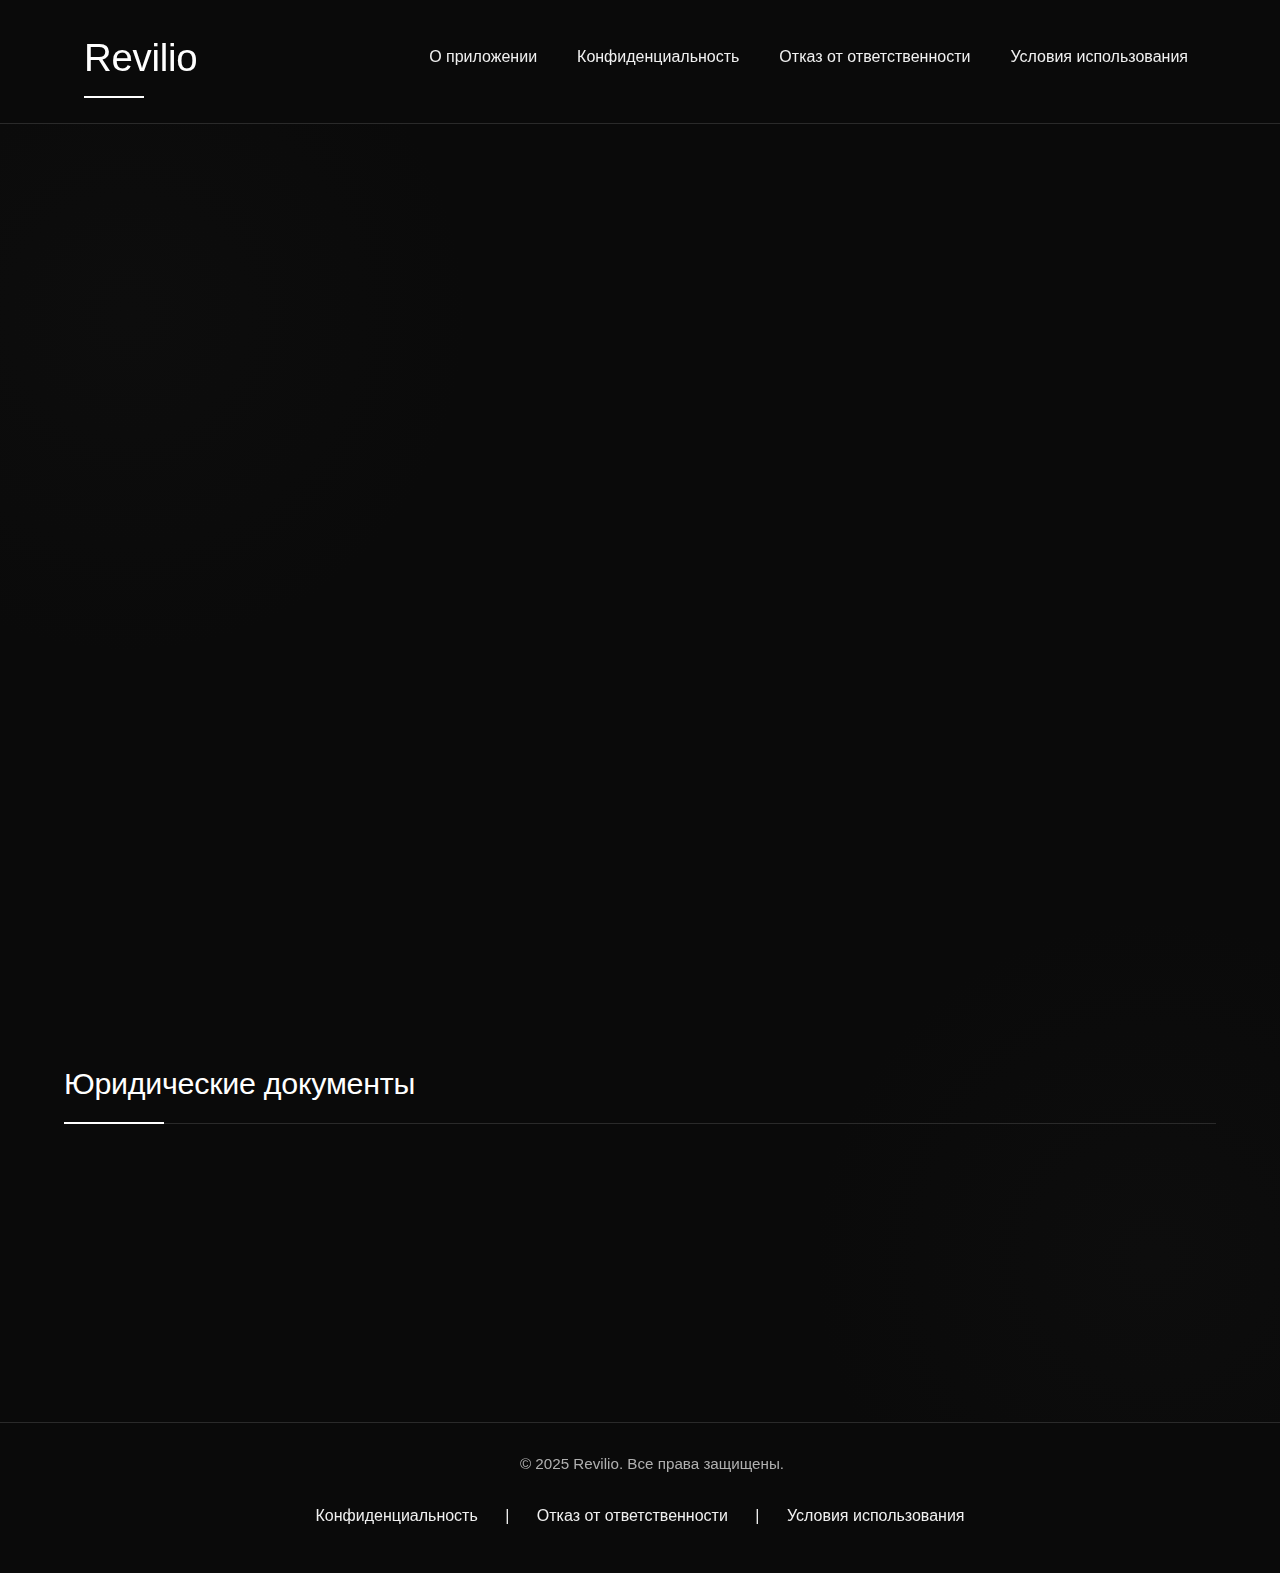
<file: index.html>
<!DOCTYPE html>
<html lang="ru">
<head>
    <meta charset="UTF-8">
    <meta name="viewport" content="width=device-width, initial-scale=1.0">
    <title>Revilio - Главная</title>
    <link rel="stylesheet" href="css/style.css">
    <script>
        document.addEventListener('DOMContentLoaded', function() {
            window.location.href = 'revilio/';
        });
    </script>
</head>
<body>
    <header>
        <div class="container">
            <h1>Revilio</h1>
        </div>
    </header>
    
    <main class="container">
        <section class="redirect-notice">
            <p>Вы будете перенаправлены на раздел Revilio...</p>
            <p><a href="revilio/">Перейти сейчас</a></p>
        </section>
    </main>
    
    <footer>
        <div class="container">
            <p>&copy; 2025 Revilio. Все права защищены.</p>
        </div>
    </footer>
</body>
</html>
</file>
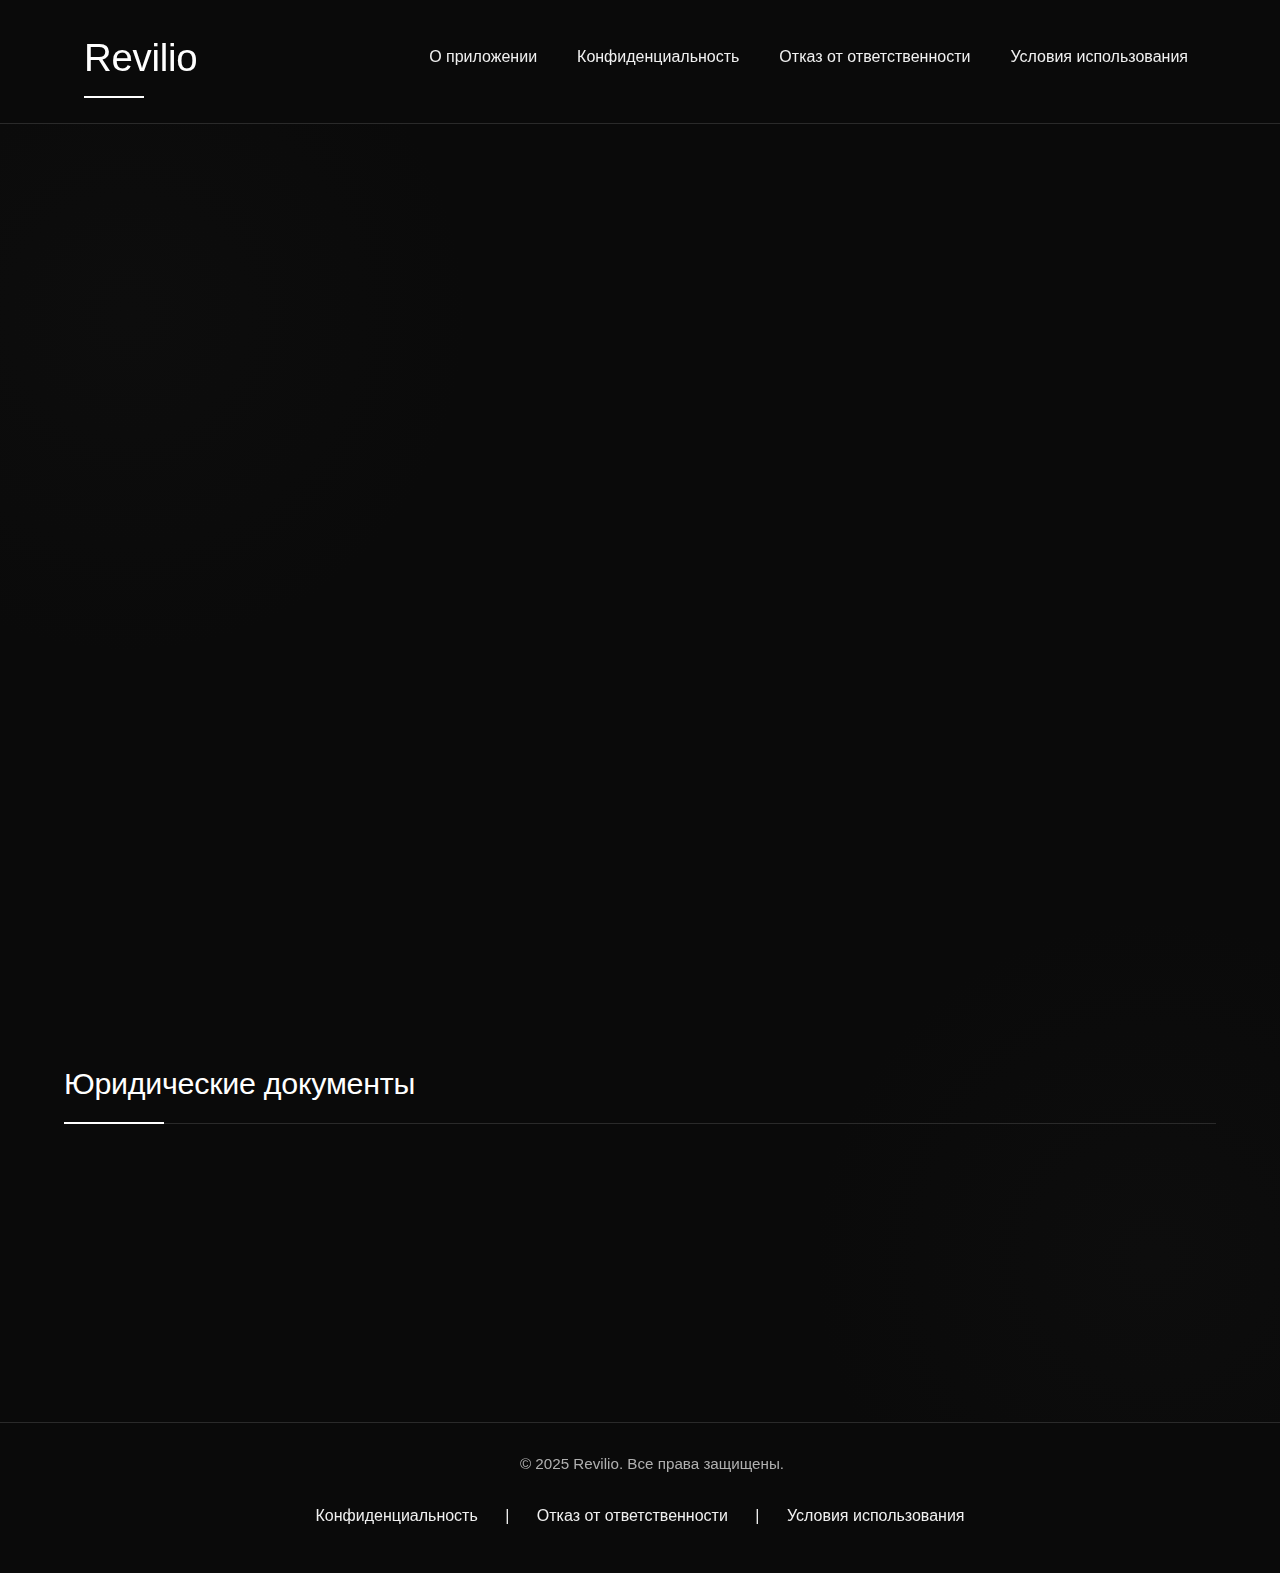
<file: Revilio/index.html>
<!DOCTYPE html>
<html lang="ru">
<head>
    <meta charset="UTF-8">
    <meta name="viewport" content="width=device-width, initial-scale=1.0">
    <title>Revilio - Помощь слабовидящим</title>
    <link rel="stylesheet" href="../css/style.css">
</head>
<body>
    <header>
        <div class="container">
            <h1>Revilio</h1>
            <nav>
                <ul>
                    <li><a href="#about">О приложении</a></li>
                    <li><a href="../privacy-policy.html">Конфиденциальность</a></li>
                    <li><a href="../disclaimer.html">Отказ от ответственности</a></li>
                    <li><a href="../terms-of-use.html">Условия использования</a></li>
                </ul>
            </nav>
        </div>
    </header>
    
    <main class="container">
        <section id="about" class="card">
            <h2>Помощь слабовидящим людям</h2>
            <p>Revilio - инновационное приложение, разработанное для улучшения качества жизни людей с нарушениями зрения. Наша технология помогает распознавать объекты, текст и окружение в режиме реального времени.</p>
            
            <div class="placeholder">
                <h3>Основные функции</h3>
                <p>[Описание функций будет здесь]</p>
                <p>[Скриншоты интерфейса]</p>
            </div>
        </section>
        
        <section class="card">
            <h2>Технологии</h2>
            <p>Используя передовые алгоритмы компьютерного зрения и машинного обучения, Revilio предоставляет:</p>
            <ul>
                <li>Аудио-описание окружающего пространства</li>
                <li>Распознавание текста и документов</li>
                <li>Навигационную помощь</li>
                <li>Распознавание лиц и объектов</li>
            </ul>
        </section>
        
        <section class="doc-links">
            <h2>Юридические документы</h2>
            <div class="links-container">
                <a href="../privacy-policy.html" class="doc-card">
                    <h3>Политика конфиденциальности</h3>
                    <p>Как мы защищаем ваши данные</p>
                </a>
                
                <a href="../disclaimer.html" class="doc-card">
                    <h3>Отказ от ответственности</h3>
                    <p>Правовые условия использования</p>
                </a>
                
                <a href="../terms-of-use.html" class="doc-card">
                    <h3>Условия использования</h3>
                    <p>Правила работы с приложением</p>
                </a>
            </div>
        </section>
    </main>
    
    <footer>
        <div class="container">
            <p>&copy; 2025 Revilio. Все права защищены.</p>
            <nav>
                <a href="../privacy-policy.html">Конфиденциальность</a> |
                <a href="../disclaimer.html">Отказ от ответственности</a> |
                <a href="../terms-of-use.html">Условия использования</a>
            </nav>
        </div>
    </footer>
</body>
</html>
</file>
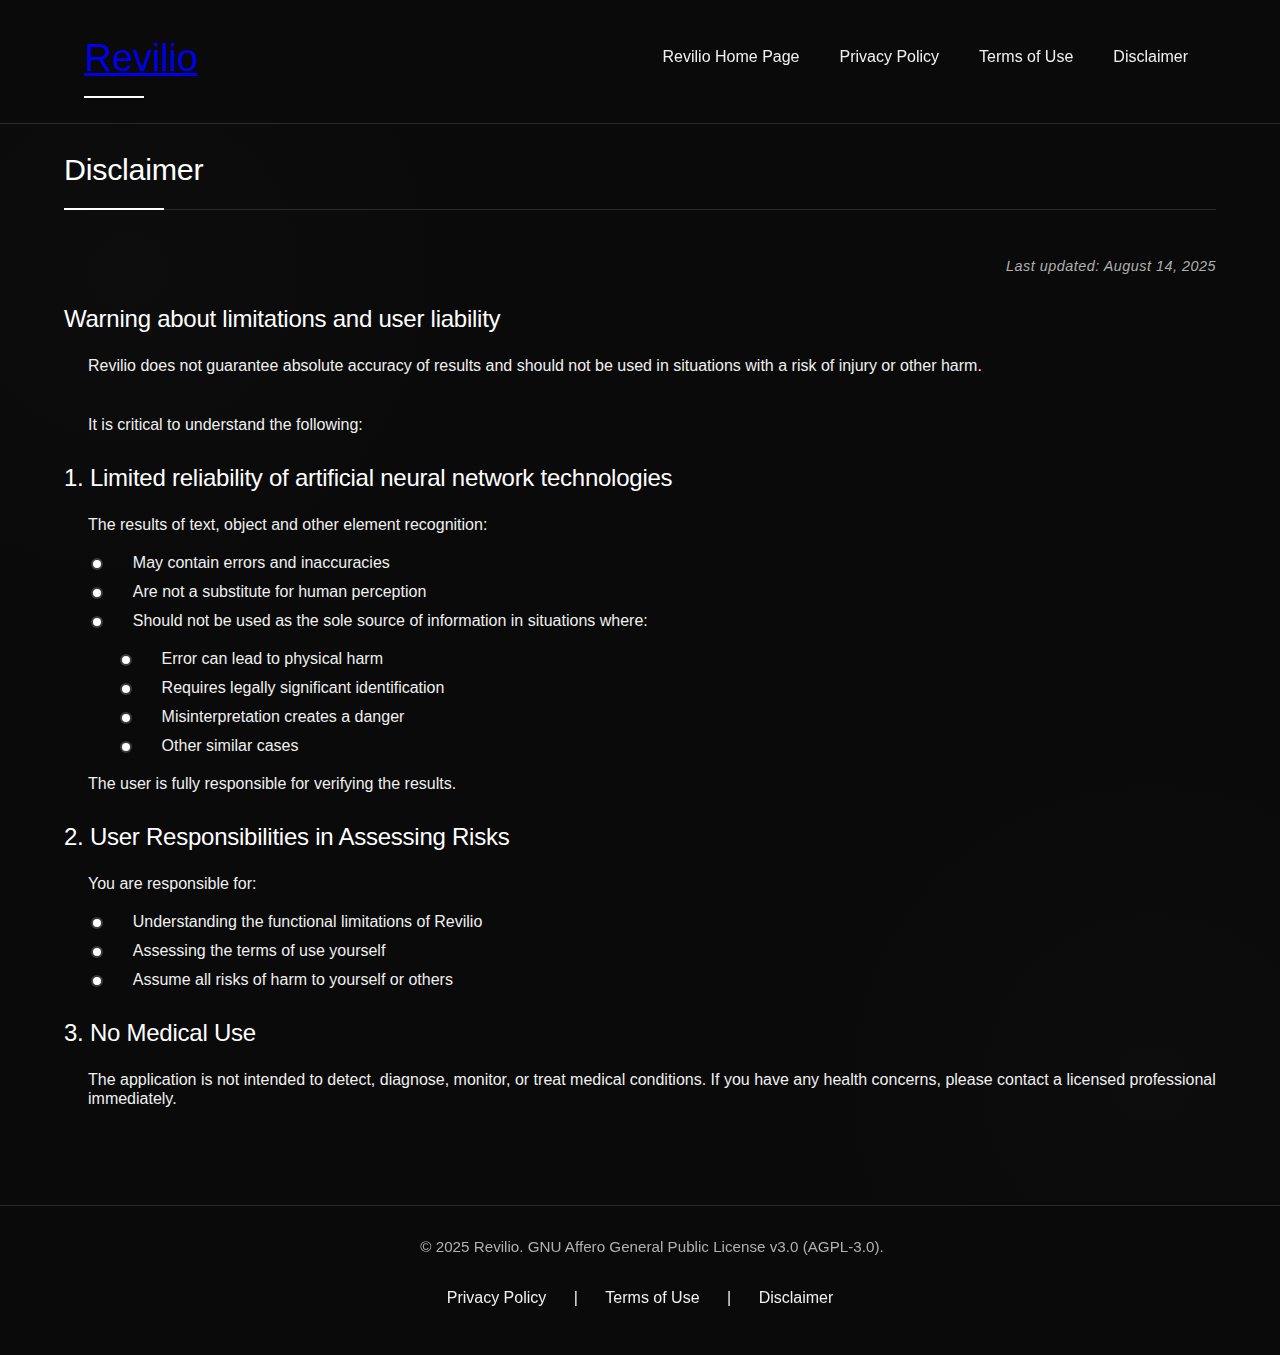
<file: revilio/disclaimer.html>
<!DOCTYPE html>
<html lang="en">
<head>
    <meta charset="UTF-8">
    <meta name="viewport" content="width=device-width, initial-scale=1.0">
    <title>Disclaimer - Revilio</title>
    <link rel="stylesheet" href="../css/style.css">
</head>
<body>
    <header>
        <div class="container">
            <h1><a href="revilio/">Revilio</a></h1>
            <nav>
                <ul>
                    <li><a href="../">Revilio Home Page</a></li>
                    <li><a href="privacy-policy.html">Privacy Policy</a></li>
                    <li><a href="terms-of-use.html">Terms of Use</a></li>
                    <li><a href="disclaimer.html">Disclaimer</a></li>
                </ul>
            </nav>
        </div>
    </header>
    
    <main class="container">
        <h2>Disclaimer</h2>

        <p class="update-date">Last updated: August 14, 2025</p>

        <section>
            <h3>Warning about limitations and user liability</h3>
            <p>Revilio does not guarantee absolute accuracy of results and should not be used in situations with a risk of injury or other harm.</p>
            <br>
            <p>It is critical to understand the following:</p>
        </section>
        
        <section>
            <h3>1. Limited reliability of artificial neural network technologies</h3>
            <p>The results of text, object and other element recognition:</p>
            <ul>
                <li>May contain errors and inaccuracies</li>
                <li>Are not a substitute for human perception</li>
                <li>Should not be used as the sole source of information in situations where:</li>
                <ul>
                    <li>Error can lead to physical harm</li>
                    <li>Requires legally significant identification</li>
                    <li>Misinterpretation creates a danger</li>
                    <li>Other similar cases</li>
                </ul>
            </ul>
            <p>The user is fully responsible for verifying the results.</p>
        </section>
        
        <section>
            <h3>2. User Responsibilities in Assessing Risks</h3>
            <p>You are responsible for:</p>
            <ul>
                <li>Understanding the functional limitations of Revilio</li>
                <li>Assessing the terms of use yourself</li>
                <li>Assume all risks of harm to yourself or others</li>
            </ul>
        </section>
        
        <section>
            <h3>3. No Medical Use</h3>
            <p>The application is not intended to detect, diagnose, monitor, or treat medical conditions. If you have any health concerns, please contact a licensed professional immediately.</p>
        </section>
    </main>
    
    <footer>
        <div class="container">
            <p>&copy; 2025 Revilio. GNU Affero General Public License v3.0 (AGPL-3.0).</p>
            <nav>
                <a href="privacy-policy.html">Privacy Policy</a> |
                <a href="terms-of-use.html">Terms of Use</a> |
                <a href="disclaimer.html">Disclaimer</a>
            </nav>
        </div>
    </footer>
</body>
</html>
</file>
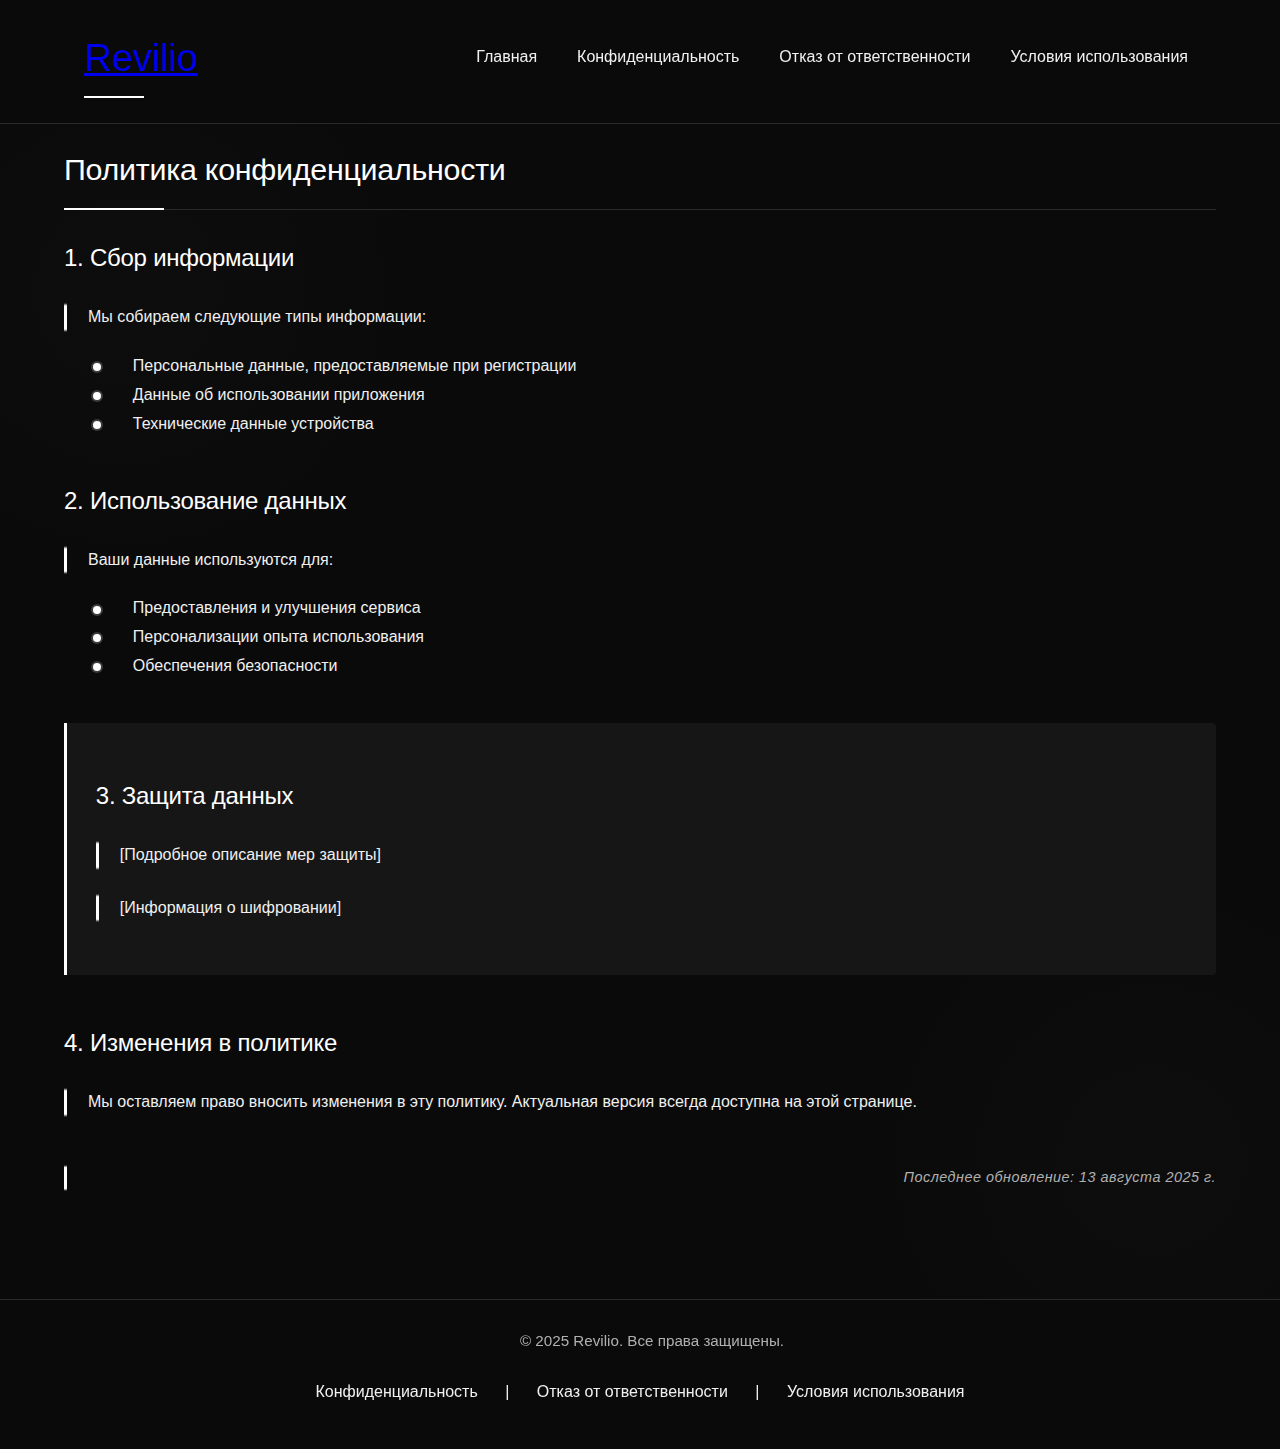
<file: Revilio/privacy-policy.html>
<!DOCTYPE html>
<html lang="ru">
<head>
    <meta charset="UTF-8">
    <meta name="viewport" content="width=device-width, initial-scale=1.0">
    <title>Политика конфиденциальности - Revilio</title>
    <link rel="stylesheet" href="../css/style.css">
</head>
<body>
    <header>
        <div class="container">
            <h1><a href="revilio/">Revilio</a></h1>
            <nav>
                <ul>
                    <li><a href="revilio/">Главная</a></li>
                    <li><a href="privacy-policy.html">Конфиденциальность</a></li>
                    <li><a href="disclaimer.html">Отказ от ответственности</a></li>
                    <li><a href="terms-of-use.html">Условия использования</a></li>
                </ul>
            </nav>
        </div>
    </header>
    
    <main class="container">
        <article class="doc-content">
            <h2>Политика конфиденциальности</h2>
            
            <section>
                <h3>1. Сбор информации</h3>
                <p>Мы собираем следующие типы информации:</p>
                <ul>
                    <li>Персональные данные, предоставляемые при регистрации</li>
                    <li>Данные об использовании приложения</li>
                    <li>Технические данные устройства</li>
                </ul>
            </section>
            
            <section>
                <h3>2. Использование данных</h3>
                <p>Ваши данные используются для:</p>
                <ul>
                    <li>Предоставления и улучшения сервиса</li>
                    <li>Персонализации опыта использования</li>
                    <li>Обеспечения безопасности</li>
                </ul>
            </section>
            
            <section class="placeholder">
                <h3>3. Защита данных</h3>
                <p>[Подробное описание мер защиты]</p>
                <p>[Информация о шифровании]</p>
            </section>
            
            <section>
                <h3>4. Изменения в политике</h3>
                <p>Мы оставляем право вносить изменения в эту политику. Актуальная версия всегда доступна на этой странице.</p>
            </section>
            
            <p class="update-date">Последнее обновление: 13 августа 2025 г.</p>
        </article>
    </main>
    
    <footer>
        <div class="container">
            <p>&copy; 2025 Revilio. Все права защищены.</p>
            <nav>
                <a href="privacy-policy.html">Конфиденциальность</a> |
                <a href="disclaimer.html">Отказ от ответственности</a> |
                <a href="terms-of-use.html">Условия использования</a>
            </nav>
        </div>
    </footer>
</body>
</html>
</file>
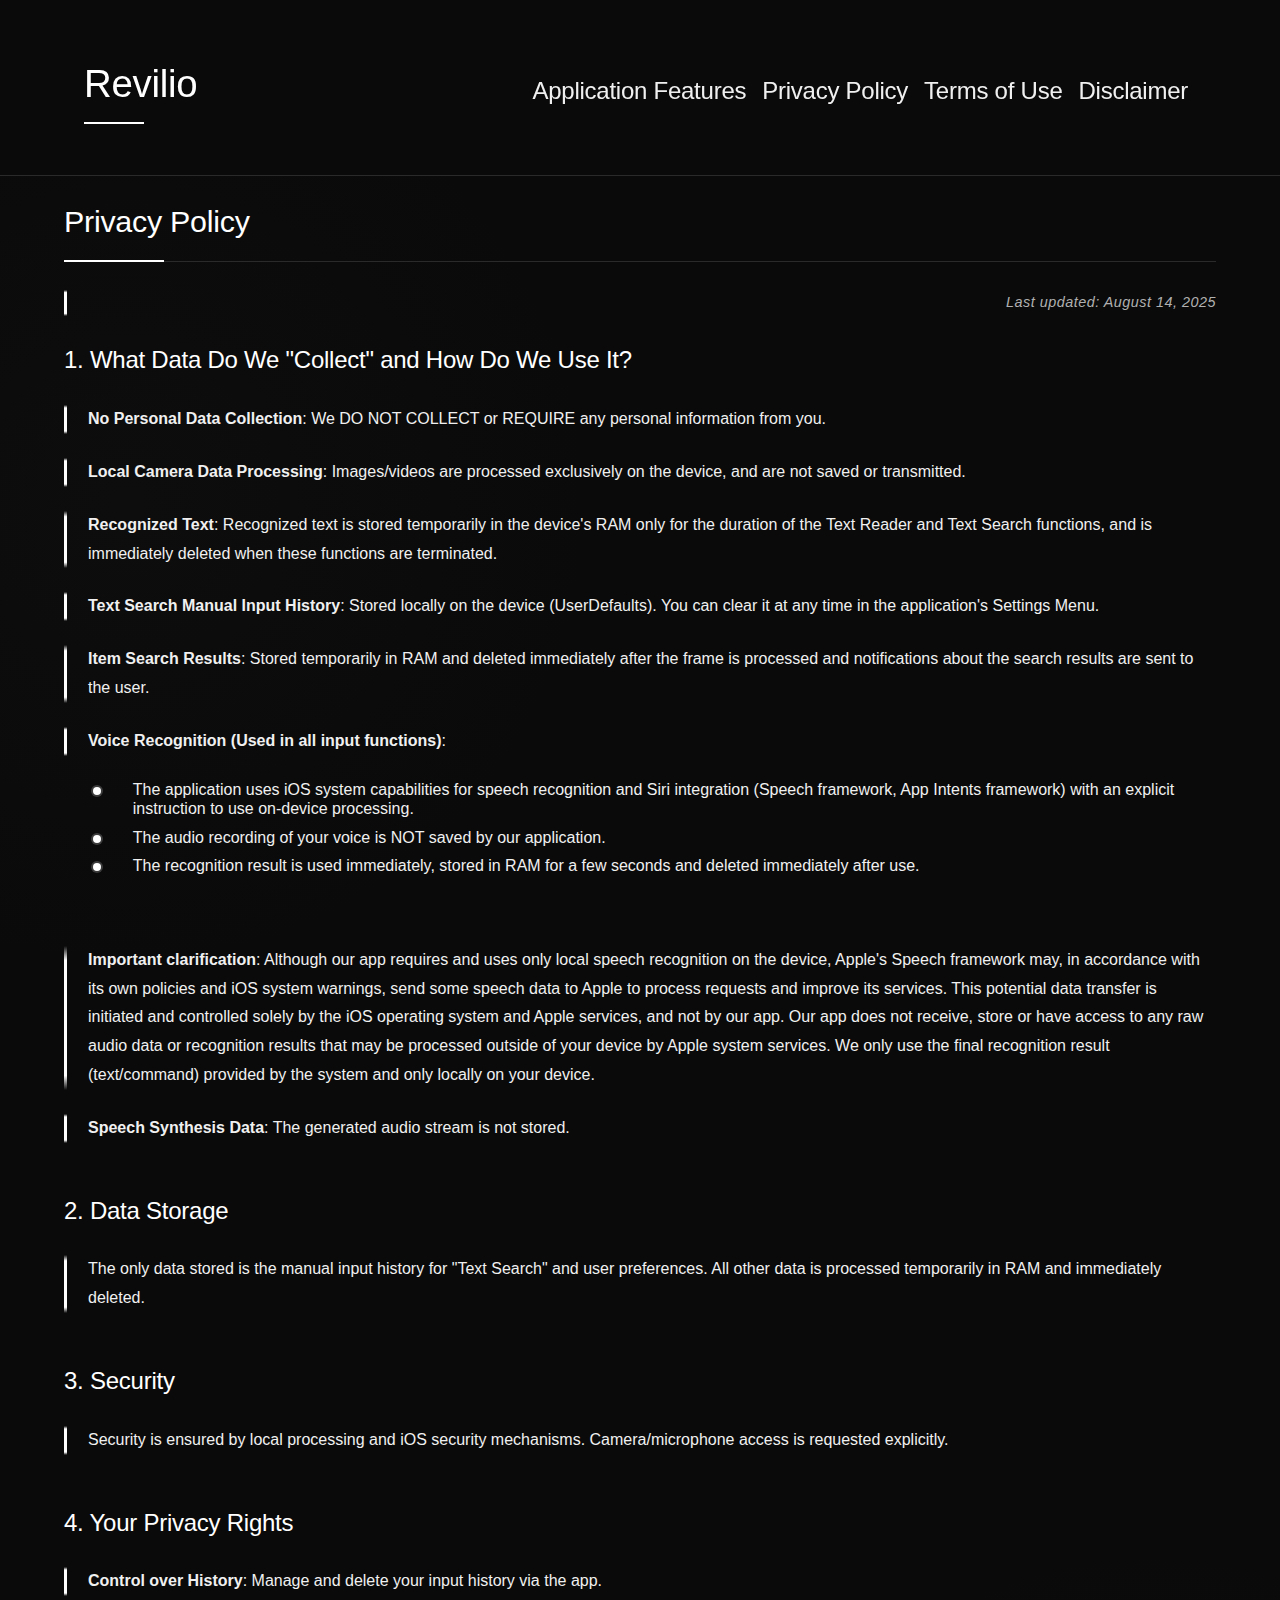
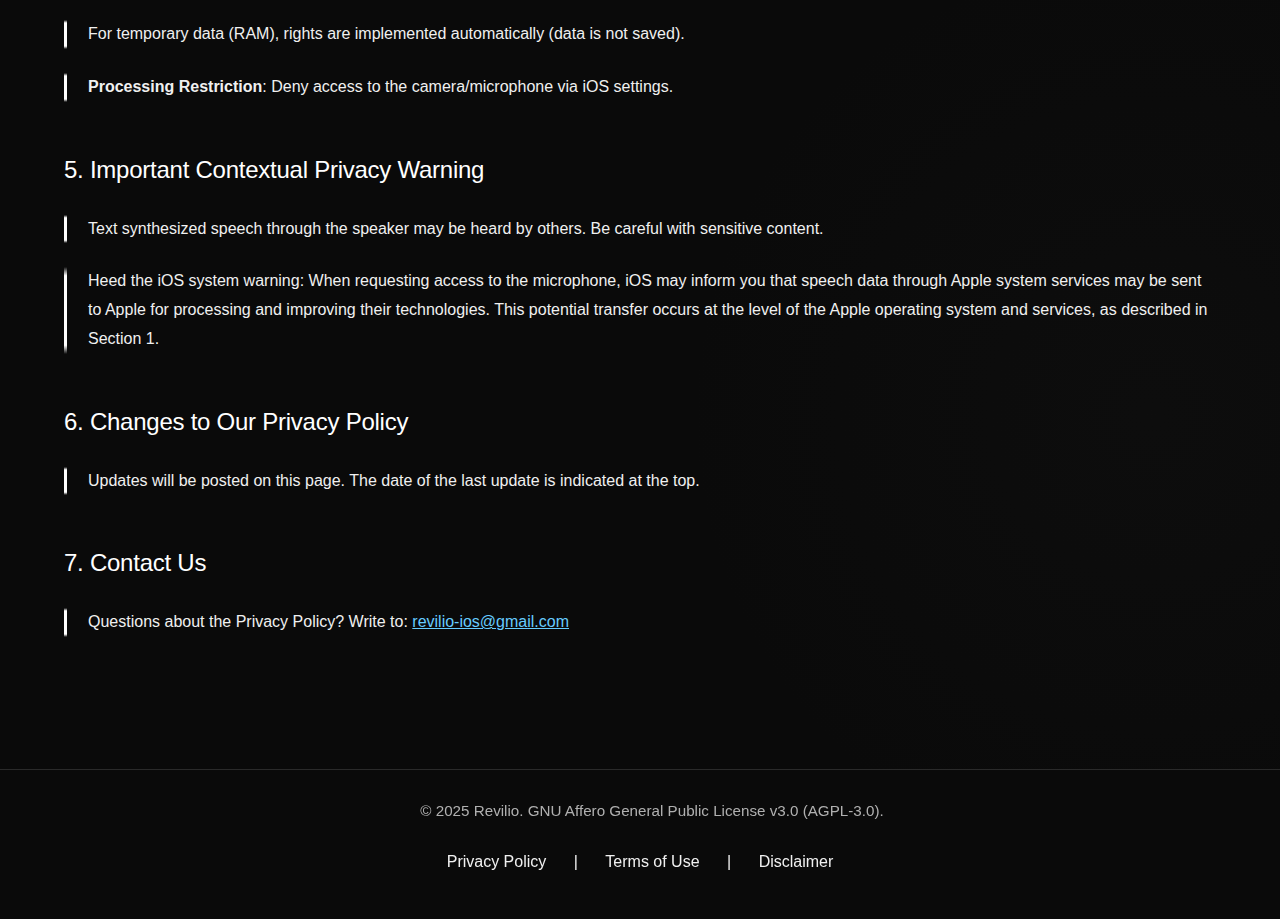
<file: revilio/privacy-policy.html>
<!DOCTYPE html>
<html lang="en">
<head>
    <meta charset="UTF-8">
    <meta name="viewport" content="width=device-width, initial-scale=1.0">
    <title>Privacy Policy - Revilio</title>
    <link rel="stylesheet" href="../css/style.css">
</head>
<body>
    <header>
        <div class="container">
            <h1>Revilio</h1>
            <nav>
                <ul>
                    <h3><a href="/revilio/#features">Application Features</a></h3>
                    <h3><a href="/revilio/privacy-policy.html">Privacy Policy</a></h3>
                    <h3><a href="/revilio/terms-of-use.html">Terms of Use</a></h3>
                    <h3><a href="/revilio/disclaimer.html">Disclaimer</a></h3>
                </ul>
            </nav>
        </div>
    </header>
    
    <main class="container">
        <article class="doc-content">
            <h2>Privacy Policy</h2>

            <p class="update-date">Last updated: August 14, 2025</p>

            <section>
                <h3>1. What Data Do We "Collect" and How Do We Use It?</h3>

                <p><strong>No Personal Data Collection</strong>: We DO NOT COLLECT or REQUIRE any personal information from you.</p>
                <p><strong>Local Camera Data Processing</strong>: Images/videos are processed exclusively on the device, and are not saved or transmitted.</p>
                <p><strong>Recognized Text</strong>: Recognized text is stored temporarily in the device's RAM only for the duration of the Text Reader and Text Search functions, and is immediately deleted when these functions are terminated.</p>
                <p><strong>Text Search Manual Input History</strong>: Stored locally on the device (UserDefaults). You can clear it at any time in the application's Settings Menu.</p>
                <p><strong>Item Search Results</strong>: Stored temporarily in RAM and deleted immediately after the frame is processed and notifications about the search results are sent to the user.</p>                
                <p><strong>Voice Recognition (Used in all input functions)</strong>:</p>
                <ul>
                    <li>The application uses iOS system capabilities for speech recognition and Siri integration (Speech framework, App Intents framework) with an explicit instruction to use on-device processing.</li>
                    <li>The audio recording of your voice is NOT saved by our application.</li>
                    <li>The recognition result is used immediately, stored in RAM for a few seconds and deleted immediately after use.</li>
                </ul>
                <br>
                
                <p><strong>Important clarification</strong>: Although our app requires and uses only local speech recognition on the device, Apple's Speech framework may, in accordance with its own policies and iOS system warnings, send some speech data to Apple to process requests and improve its services. This potential data transfer is initiated and controlled solely by the iOS operating system and Apple services, and not by our app. Our app does not receive, store or have access to any raw audio data or recognition results that may be processed outside of your device by Apple system services. We only use the final recognition result (text/command) provided by the system and only locally on your device.</p>
                <p><strong>Speech Synthesis Data</strong>: The generated audio stream is not stored.</p>
            </section>
            
            <section>
                <h3>2. Data Storage</h3>
                <p>The only data stored is the manual input history for "Text Search" and user preferences. All other data is processed temporarily in RAM and immediately deleted.</p>
            </section>
            
            <section>
                <h3>3. Security</h3>
                <p>Security is ensured by local processing and iOS security mechanisms. Camera/microphone access is requested explicitly.</p>
            </section>
            
            <section>
                <h3>4. Your Privacy Rights</h3>
                <p><strong>Control over History</strong>: Manage and delete your input history via the app.</p>
                <p>For temporary data (RAM), rights are implemented automatically (data is not saved).</p>
                <p><strong>Processing Restriction</strong>: Deny access to the camera/microphone via iOS settings.</p>
            </section>
            
            <section>
                <h3>5. Important Contextual Privacy Warning</h3>
                <p>Text synthesized speech through the speaker may be heard by others. Be careful with sensitive content.</p>
                <p>Heed the iOS system warning: When requesting access to the microphone, iOS may inform you that speech data through Apple system services may be sent to Apple for processing and improving their technologies. This potential transfer occurs at the level of the Apple operating system and services, as described in Section 1.</p>
            </section>
            
            <section>
                <h3>6. Changes to Our Privacy Policy</h3>
                <p>Updates will be posted on this page. The date of the last update is indicated at the top.</p>
            </section>
            
            <section>
                <h3>7. Contact Us</h3>
                <p>Questions about the Privacy Policy? Write to: <a href="mailto:revilio-ios@gmail.com" style="text-decoration: underline;">revilio-ios@gmail.com</a></p>
            </section>
            
        </article>
    </main>
    
    <footer>
        <div class="container">
            <p>&copy; 2025 Revilio. GNU Affero General Public License v3.0 (AGPL-3.0).</p>
            <nav>
                <a href="/revilio/privacy-policy.html">Privacy Policy</a> |
                <a href="/revilio/terms-of-use.html">Terms of Use</a> |
                <a href="/revilio/disclaimer.html">Disclaimer</a>
            </nav>
        </div>
    </footer>
</body>
</html>
</file>
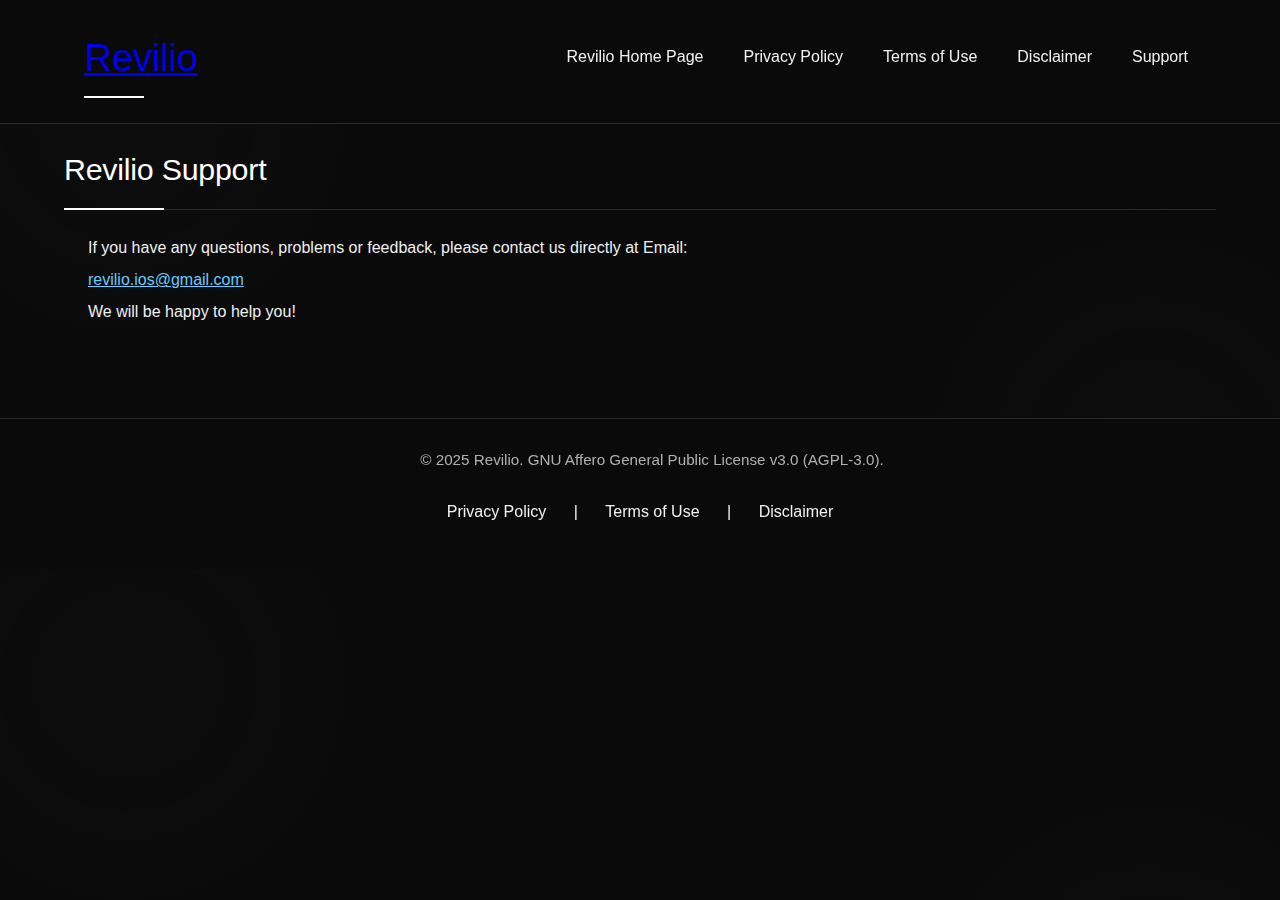
<file: revilio/support.html>
<!DOCTYPE html>
<html lang="en">
<head>
    <meta charset="UTF-8">
    <meta name="viewport" content="width=device-width, initial-scale=1.0">
    <title>Support - Revilio</title>
    <link rel="stylesheet" href="../css/style.css">
</head>
<body>
    <header>
    <div class="container">
        <div class="header-row">
            <h1><a href="index.html">Revilio</a></h1>
            <button class="menu-toggle" aria-label="Menu">
                <span class="hamburger"></span>
            </button>
        </div>
        <nav class="menu">
            <ul>
                <li><a href="index.html">Revilio Home Page</a></li>
                <li><a href="/revilio/privacy-policy.html">Privacy Policy</a></li>
                <li><a href="/revilio/terms-of-use.html">Terms of Use</a></li>
                <li><a href="/revilio/disclaimer.html">Disclaimer</a></li>
                <li><a href="/revilio/support.html">Support</a></li>
            </ul>
        </nav>
    </div>
    </header>
    
    <main class="container">
        <h2>Revilio Support</h2>
    <p>If you have any questions, problems or feedback, please contact us directly at Email:</p>
    <p><a href="mailto:revilio.ios@gmail.com">revilio.ios@gmail.com</a></p>
    <p>We will be happy to help you!</p>
      
    </main>
    
    <footer>
        <div class="container">
            <p>&copy; 2025 Revilio. GNU Affero General Public License v3.0 (AGPL-3.0).</p>
            <nav>
                <a href="privacy-policy.html">Privacy Policy</a> |
                <a href="terms-of-use.html">Terms of Use</a> |
                <a href="disclaimer.html">Disclaimer</a>
            </nav>
        </div>
    </footer>

    <script>
        document.addEventListener('DOMContentLoaded', () => {
            const menuToggle = document.querySelector('.menu-toggle');
            const menu = document.querySelector('.menu');
            const overlay = document.createElement('div');
            overlay.className = 'overlay';
            document.body.appendChild(overlay);
            
            menuToggle.addEventListener('click', () => {
                menuToggle.classList.toggle('active');
                menu.classList.toggle('active');
                overlay.classList.toggle('active');
                document.body.classList.toggle('no-scroll');
            });
            
            overlay.addEventListener('click', () => {
                menuToggle.classList.remove('active');
                menu.classList.remove('active');
                overlay.classList.remove('active');
                document.body.classList.remove('no-scroll');
            });
        });
    </script>
</body>
</html>
</file>
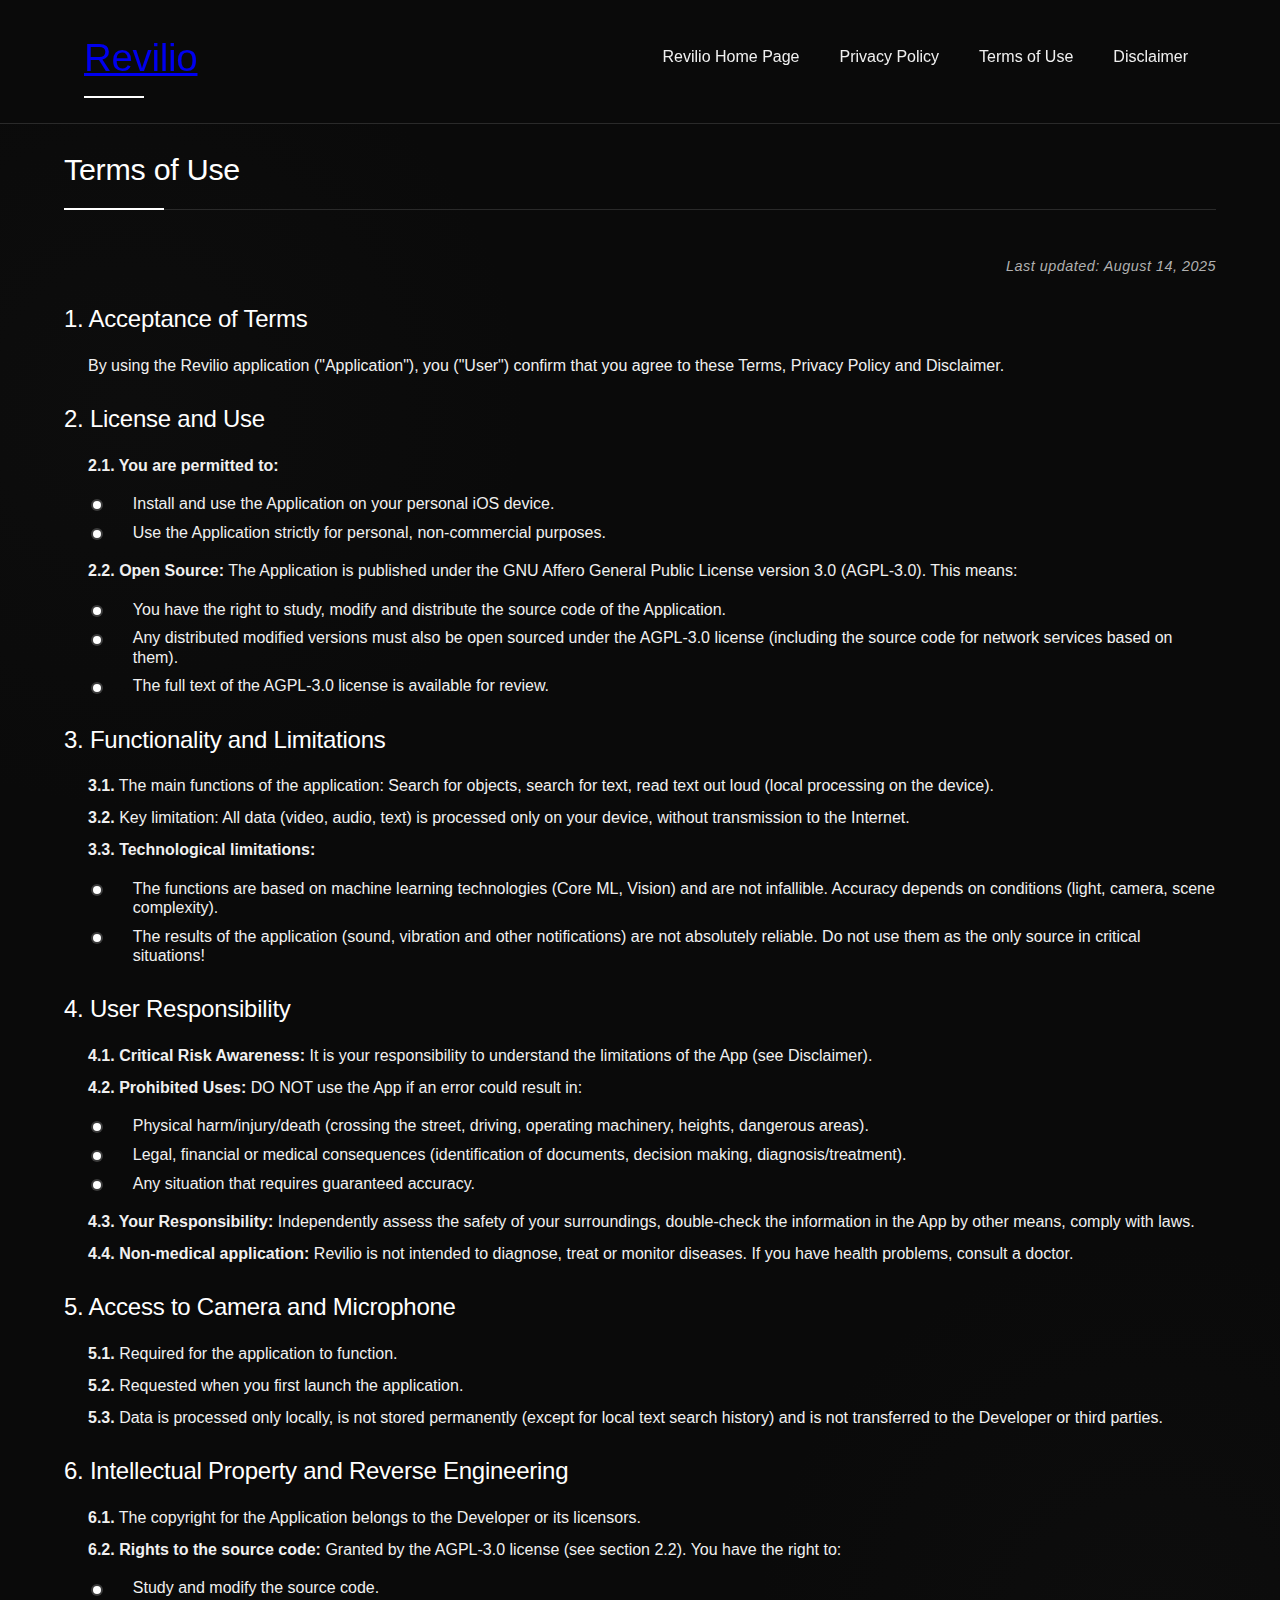
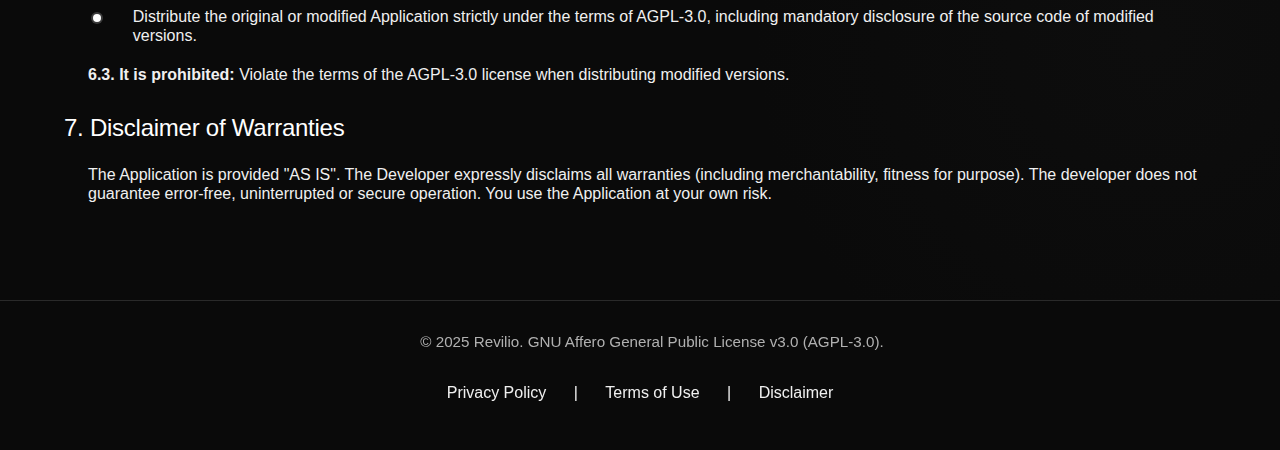
<file: revilio/terms-of-use.html>
<!DOCTYPE html>
<html lang="en">
<head>
    <meta charset="UTF-8">
    <meta name="viewport" content="width=device-width, initial-scale=1.0">
    <title>Terms of Use - Revilio</title>
    <link rel="stylesheet" href="../css/style.css">
</head>
<body>
    <header>
    <div class="container">
        <div class="header-row">
            <h1><a href="index.html">Revilio</a></h1>
            <button class="menu-toggle" aria-label="Menu">
                <span class="hamburger"></span>
            </button>
        </div>
        <nav class="menu">
            <ul>
                <li><a href="index.html">Revilio Home Page</a></li>
                <li><a href="/revilio/privacy-policy.html">Privacy Policy</a></li>
                <li><a href="/revilio/terms-of-use.html">Terms of Use</a></li>
                <li><a href="/revilio/disclaimer.html">Disclaimer</a></li>
            </ul>
        </nav>
    </div>
    </header>
    
    <main class="container">
        <h2>Terms of Use</h2>

        <p class="update-date">Last updated: August 14, 2025</p>

        <section>
            <h3>1. Acceptance of Terms</h3>
            <p>By using the Revilio application ("Application"), you ("User") confirm that you agree to these Terms, Privacy Policy and Disclaimer.</p>
        </section>
        
        <section>
            <h3>2. License and Use</h3>
            
            <p><strong>2.1. You are permitted to:</strong></p>
            <ul>
                <li>Install and use the Application on your personal iOS device.</li>
                <li>Use the Application strictly for personal, non-commercial purposes.</li>
            </ul>
            
            <p><strong>2.2. Open Source:</strong> The Application is published under the GNU Affero General Public License version 3.0 (AGPL-3.0). This means:</p>
            <ul>
                <li>You have the right to study, modify and distribute the source code of the Application.</li>
                <li>Any distributed modified versions must also be open sourced under the AGPL-3.0 license (including the source code for network services based on them).</li>
                <li>The full text of the AGPL-3.0 license is available for review.</li>
            </ul>
        </section>
        
        <section>
            <h3>3. Functionality and Limitations</h3>
            
            <p><strong>3.1.</strong> The main functions of the application: Search for objects, search for text, read text out loud (local processing on the device).</p>
            
            <p><strong>3.2.</strong> Key limitation: All data (video, audio, text) is processed only on your device, without transmission to the Internet.</p>
            
            <p><strong>3.3. Technological limitations:</strong></p>
            <ul>
                <li>The functions are based on machine learning technologies (Core ML, Vision) and are not infallible. Accuracy depends on conditions (light, camera, scene complexity).</li>
                <li>The results of the application (sound, vibration and other notifications) are not absolutely reliable. Do not use them as the only source in critical situations!</li>
            </ul>
        </section>
        
        <section>
            <h3>4. User Responsibility</h3>
            
            <p><strong>4.1. Critical Risk Awareness:</strong> It is your responsibility to understand the limitations of the App (see Disclaimer).</p>
            
            <p><strong>4.2. Prohibited Uses:</strong> DO NOT use the App if an error could result in:</p>
            <ul>
                <li>Physical harm/injury/death (crossing the street, driving, operating machinery, heights, dangerous areas).</li>
                <li>Legal, financial or medical consequences (identification of documents, decision making, diagnosis/treatment).</li>
                <li>Any situation that requires guaranteed accuracy.</li>
            </ul>
            
            <p><strong>4.3. Your Responsibility:</strong> Independently assess the safety of your surroundings, double-check the information in the App by other means, comply with laws.</p>
            
            <p><strong>4.4. Non-medical application:</strong> Revilio is not intended to diagnose, treat or monitor diseases. If you have health problems, consult a doctor.</p>
        </section>
        
        <section>
            <h3>5. Access to Camera and Microphone</h3>
            
            <p><strong>5.1.</strong> Required for the application to function.</p>
            
            <p><strong>5.2.</strong> Requested when you first launch the application.</p>
            
            <p><strong>5.3.</strong> Data is processed only locally, is not stored permanently (except for local text search history) and is not transferred to the Developer or third parties.</p>
        </section>
        
        <section>
            <h3>6. Intellectual Property and Reverse Engineering</h3>
            
            <p><strong>6.1.</strong> The copyright for the Application belongs to the Developer or its licensors.</p>
            
            <p><strong>6.2. Rights to the source code:</strong> Granted by the AGPL-3.0 license (see section 2.2). You have the right to:</p>
            <ul>
                <li>Study and modify the source code.</li>
                <li>Distribute the original or modified Application strictly under the terms of AGPL-3.0, including mandatory disclosure of the source code of modified versions.</li>
            </ul>
            
            <p><strong>6.3. It is prohibited:</strong> Violate the terms of the AGPL-3.0 license when distributing modified versions.</p>
        </section>
        
        <section>
            <h3>7. Disclaimer of Warranties</h3>
            <p>The Application is provided "AS IS". The Developer expressly disclaims all warranties (including merchantability, fitness for purpose). The developer does not guarantee error-free, uninterrupted or secure operation. You use the Application at your own risk.</p>
        </section>
    </main>
    
    <footer>
        <div class="container">
            <p>&copy; 2025 Revilio. GNU Affero General Public License v3.0 (AGPL-3.0).</p>
            <nav>
                <a href="privacy-policy.html">Privacy Policy</a> |
                <a href="terms-of-use.html">Terms of Use</a> |
                <a href="disclaimer.html">Disclaimer</a>
            </nav>
        </div>
    </footer>

    <script>
        document.addEventListener('DOMContentLoaded', () => {
            const menuToggle = document.querySelector('.menu-toggle');
            const menu = document.querySelector('.menu');
            const overlay = document.createElement('div');
            overlay.className = 'overlay';
            document.body.appendChild(overlay);
            
            menuToggle.addEventListener('click', () => {
                menuToggle.classList.toggle('active');
                menu.classList.toggle('active');
                overlay.classList.toggle('active');
                document.body.classList.toggle('no-scroll');
            });
            
            overlay.addEventListener('click', () => {
                menuToggle.classList.remove('active');
                menu.classList.remove('active');
                overlay.classList.remove('active');
                document.body.classList.remove('no-scroll');
            });
        });
    </script>
</body>
</html>
</file>
<file: css/style.css>
:root {
        --dark-bg: #0a0a0a;
        --card-bg: #141414;
        --primary: #ffffff;
        --primary-variant: #e0e0e0;
        --secondary: #a0a0a0;
        --text: #f0f0f0;
        --text-secondary: #b0b0b0;
        --divider: #2a2a2a;
        --accent-line: #ffffff;
    }

    * {
        margin: 0;
        padding: 0;
        box-sizing: border-box;
    }

    body {
        font-family: 'Inter', 'Segoe UI', 'Roboto', sans-serif;
        background-color: var(--dark-bg);
        color: var(--text);
        line-height: 1.7;
        background-image: 
            radial-gradient(circle at 10% 20%, rgba(40, 40, 40, 0.1) 0%, transparent 20%),
            radial-gradient(circle at 90% 80%, rgba(40, 40, 40, 0.1) 0%, transparent 20%);
    }

    .container {
        width: 90%;
        max-width: 1200px;
        margin: 0 auto;
        padding: 20px 0;
    }

    header {
        background-color: rgba(10, 10, 10, 0.98);
        padding: 1rem 0;
        border-bottom: 1px solid var(--divider);
        position: sticky;
        top: 0;
        z-index: 100;
        backdrop-filter: blur(4px);
    }

    header .container {
        display: flex;
        justify-content: space-between;
        align-items: center;
        padding: 0 20px;
    }

    h1, h2, h3 {
        font-weight: 500;
        color: var(--primary);
        letter-spacing: -0.25px;
    }

    h1 {
        font-size: 2.4rem;
        position: relative;
        padding-bottom: 0.5rem;
    }

    h1::after {
        content: "";
        position: absolute;
        bottom: 0;
        left: 0;
        width: 60px;
        height: 2px;
        background: var(--accent-line);
    }

    h2 {
        font-size: 1.9rem;
        margin-bottom: 1.8rem;
        padding-bottom: 0.8rem;
        border-bottom: 1px solid var(--divider);
        position: relative;
    }

    h2::before {
        content: "";
        position: absolute;
        bottom: -1px;
        left: 0;
        width: 100px;
        height: 2px;
        background: var(--accent-line);
    }

    h3 {
        font-size: 1.5rem;
        margin: 1.5rem 0 1rem;
        color: var(--primary);
        position: relative;
        padding-left: 0;
    }

    p {
        margin-bottom: 0.8rem;
        position: relative;
        padding-left: 1.5rem;
        line-height: 1.2;
    }

        p a {
            color: #66ccff;
        }

    nav ul {
        display: flex;
        list-style: none;
        padding-left: 0.5rem;
    }

    header nav ul {
        list-style: none;
        padding-left: 0.5rem;
    }

    nav li {
        margin-left: 1.5rem;
        position: relative;
        white-space: nowrap;
        padding-left: 0.5rem;
    }

    nav li::before {
        display: none;
    }

        header nav ul {
            padding-left: 0 !important;
        }
        
        header nav ul li {
            padding-left: 0 !important;
            margin-left: 1.5rem;
        }
        
        header nav ul li::before {
            display: none !important;
        }

    nav a {
        color: var(--text);
        text-decoration: none;
        transition: all 0.3s;
        font-weight: 500;
        padding: 12px 8px;
        display: inline-block; /* Чтобы padding работал корректно */
    }

    nav a::after {
        content: "";
        position: absolute;
        bottom: 0;
        left: 0;
        width: 0;
        height: 2px;
        background: var(--accent-line);
        transition: width 0.3s;
    }

    nav a:hover {
        color: var(--primary);
    }

    nav a:hover::after {
        width: 100%;
    }

    .card {
        background-color: var(--card-bg);
        border-radius: 4px;
        padding: 2.5rem;
        margin-bottom: 2.5rem;
        box-shadow: 
            0 6px 18px rgba(0, 0, 0, 0.3),
            0 0 0 1px rgba(255, 255, 255, 0.03);
        position: relative;
        overflow: hidden;
    }

    .card::before {
        content: "";
        position: absolute;
        top: 0;
        left: 0;
        width: 4px;
        height: 100%;
        background: linear-gradient(to bottom, var(--primary), transparent);
    }

    .placeholder {
        background: rgba(40, 40, 40, 0.4);
        border-left: 3px solid var(--primary);
        padding: 1.8rem;
        margin: 1.8rem 0;
        border-radius: 0 4px 4px 0;
        position: relative;
    }

    .placeholder::before {
        content: "";
        position: absolute;
        left: -30px;
        top: 50%;
        transform: translateY(-50%);
        font-size: 1.2rem;
        color: var(--primary);
    }

    .doc-links {
        margin-top: 4rem;
    }

    .links-container {
        display: grid;
        grid-template-columns: repeat(auto-fit, minmax(320px, 1fr));
        gap: 2rem;
        margin-top: 1.5rem;
    }

    .doc-card {
        background-color: var(--card-bg);
        border-radius: 4px;
        padding: 2rem;
        transition: all 0.4s cubic-bezier(0.165, 0.84, 0.44, 1);
        display: block;
        border: 1px solid var(--divider);
        text-decoration: none;
        position: relative;
        overflow: hidden;
    }

    .doc-card::before {
        content: "";
        position: absolute;
        top: 0;
        left: 0;
        width: 100%;
        height: 0%;
        background: rgba(255, 255, 255, 0.05);
        transition: height 0.4s ease;
        z-index: 0;
    }

    .doc-card:hover {
        transform: translateY(-8px);
        box-shadow: 
            0 12px 25px rgba(0, 0, 0, 0.35),
            0 0 0 1px var(--primary);
        border-color: var(--primary);
    }

    .doc-card:hover::before {
        height: 100%;
    }

    .doc-card h3 {
        position: relative;
        z-index: 1;
        color: var(--primary);
        margin-top: 0;
        padding-left: 0;
    }

    .doc-card p {
        color: var(--text-secondary);
        margin-top: 1rem;
        position: relative;
        z-index: 1;
    }

    .doc-content section {
        margin-bottom: 3rem;
        position: relative;
    }

    ul {
        padding-left: 1.8rem;
        margin: 1.2rem 0;
        list-style-type: none;
    }

    ul li {
        margin-bottom: 0.6rem;
        position: relative;
        padding-left: 2.5rem;
        line-height: 1.2;
    }

    ul li::before {
        content: "";
        position: absolute;
        left: 0;
        top: 0.7em;
        transform: translateY(-50%);
        width: 8px;
        height: 8px;
        background: var(--primary);
        border-radius: 50%;
        box-shadow: 0 0 0 2px rgba(255, 255, 255, 0.2);
    }

    .doc-content p {
        position: relative;
        padding-left: 1.5rem;
        margin: 1.5rem 0;
        line-height: 1.8;
    }

    .doc-content p::before {
        content: "";
        position: absolute;
        left: 0;
        top: 0;
        height: 100%;
        width: 3px;
        background: linear-gradient(to bottom, 
            transparent 0%, 
            var(--primary) 10%, 
            var(--primary) 90%, 
            transparent 100%);
    }

    .important-note p {
        padding-left: 2rem;
    }

    .important-note p::before {
        content: "▌";
        position: absolute;
        left: 0;
        top: 0;
        color: var(--primary);
        font-size: 1.2rem;
        line-height: 1.6;
        width: auto;
        height: auto;
        background: transparent;
    }

    .doc-card p {
        padding-left: 0;
        margin: 1.2rem 0 0;
    }

    .doc-card p::before {
        display: none;
    }

    .update-date {
        font-style: italic;
        color: var(--text-secondary);
        margin-top: 3rem;
        text-align: right;
        font-size: 0.9rem;
        letter-spacing: 0.5px;
    }

    footer {
        background-color: rgba(10, 10, 10, 0.98);
        border-top: 1px solid var(--divider);
        padding: 2rem 0;
        margin-top: 4rem;
        backdrop-filter: blur(4px);
    }

    footer .container {
        display: flex;
        flex-direction: column;
        align-items: center;
        text-align: center;
        padding: 0 20px;
    }

    footer p {
        color: var(--text-secondary);
        margin-bottom: 1rem;
        font-size: 0.95rem;
    }

    footer nav a {
        color: var(--text);
        margin: 0 15px;
        position: relative;
    }

    footer nav a::after {
        content: "";
        position: absolute;
        bottom: -5px;
        left: 0;
        width: 0;
        height: 1px;
        background: var(--primary);
        transition: width 0.3s;
    }

    footer nav a:hover {
        color: var(--primary);
    }

    footer nav a:hover::after {
        width: 100%;
    }

    .redirect-notice {
        text-align: center;
        padding: 6rem 0;
        font-size: 1.2rem;
    }

    .redirect-notice a {
        color: var(--primary);
        text-decoration: none;
        font-weight: 500;
        position: relative;
    }

    .redirect-notice a::after {
        content: "";
        position: absolute;
        bottom: -2px;
        left: 0;
        width: 100%;
        height: 1px;
        background: currentColor;
        transition: transform 0.3s;
        transform-origin: right;
    }

    .redirect-notice a:hover::after {
        transform: scaleX(0);
        transform-origin: left;
    }

    /* Мобильное меню */
    .header-row {
        display: flex;
        justify-content: space-between;
        align-items: center;
        width: 100%;
    }

    .menu-toggle {
        display: none;
        background: transparent;
        border: none;
        cursor: pointer;
        padding: 10px;
        z-index: 101;
    }

    .hamburger {
        display: block;
        position: relative;
        width: 30px;
        height: 2px;
        background: var(--primary);
        transition: all 0.3s;
    }

    .hamburger::before,
    .hamburger::after {
        content: '';
        position: absolute;
        width: 30px;
        height: 2px;
        background: var(--primary);
        transition: all 0.3s;
    }

    .hamburger::before {
        top: -8px;
    }

    .hamburger::after {
        top: 8px;
    }

    .menu-toggle.active .hamburger {
        background: transparent;
    }

    .menu-toggle.active .hamburger::before {
        top: 0;
        transform: rotate(45deg);
    }

    .menu-toggle.active .hamburger::after {
        top: 0;
        transform: rotate(-45deg);
    }

    /* Адаптивные стили */
    @media (max-width: 768px) {
        header {
            padding: 0.5rem 0;
        }
        
        h1 {
            font-size: 1.8rem;
            padding-bottom: 0;
        }
        
        h1::after {
            display: none;
        }
        
        .menu-toggle {
            display: block;
        }
        
        .menu {
            position: fixed;
            top: 0;
            left: -100%;
            width: 80%;
            height: 100vh;
            background: var(--dark-bg);
            padding: 5rem 2rem 2rem;
            transition: left 0.3s ease;
            z-index: 100;
            overflow-y: auto;
            box-shadow: 2px 0 10px rgba(0,0,0,0.5);
        }
        
        .menu.active {
            left: 0;
        }
        
        nav ul {
            flex-direction: column;
        }
        
        nav li {
            margin: 1rem 0;
            white-space: normal; /* Разрешаем перенос в мобильной версии */
            text-align: center;
        }
        
        nav a {
            padding: 10px 5px;
        }
        
        /* Оверлей для открытого меню */
        .overlay {
            display: none;
            position: fixed;
            top: 0;
            left: 0;
            right: 0;
            bottom: 0;
            background: rgba(0,0,0,0.7);
            z-index: 99;
        }
        
        .overlay.active {
            display: block;
        }
        
        .card {
            padding: 1.8rem;
        }
        
        .links-container {
            grid-template-columns: 1fr;
        }
    }

    .no-scroll {
        overflow: hidden;
    }

    /* Анимации */
    @keyframes fadeIn {
        from { opacity: 0; transform: translateY(10px); }
        to { opacity: 1; transform: translateY(0); }
    }

    .card, .doc-card {
        animation: fadeIn 0.6s ease-out forwards;
        opacity: 0;
    }

    .card:nth-child(2) { animation-delay: 0.1s; }
    .card:nth-child(3) { animation-delay: 0.2s; }
    .doc-card:nth-child(1) { animation-delay: 0.15s; }
    .doc-card:nth-child(2) { animation-delay: 0.25s; }
</file>
